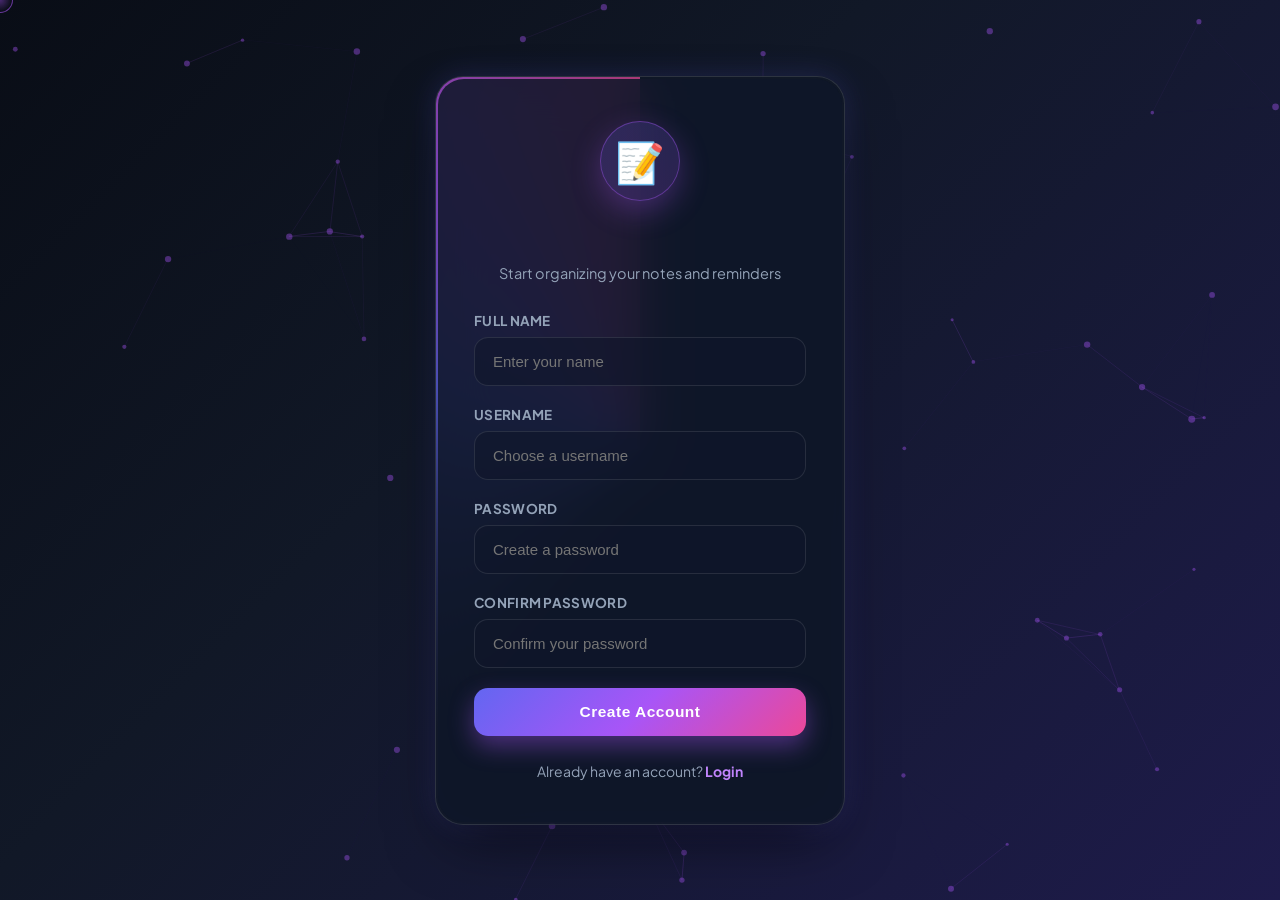
<file: index.html>
<!DOCTYPE html>
<html lang="en">
<head>
    <meta charset="UTF-8">
    <meta name="viewport" content="width=device-width, initial-scale=1.0">
    <title>Notes & Reminder App - Dashboard</title>
    <link rel="stylesheet" href="style.css">
    <link rel="preconnect" href="https://fonts.googleapis.com">
    <link rel="preconnect" href="https://fonts.gstatic.com" crossorigin>
    <link href="https://fonts.googleapis.com/css2?family=Plus+Jakarta+Sans:wght@400;500;600;700;800&display=swap" rel="stylesheet">
</head>

<body>
    <!-- Interactive Background Canvas -->
    <canvas id="bgCanvas"></canvas>
    
    <!-- Confetti Canvas -->
    <canvas id="confettiCanvas"></canvas>

    <!-- Glowing Custom Cursor -->
    <div class="cursor-follower" id="cursorFollower"></div>

    <!-- Header -->
    <header>
        <div class="logo">
            <span class="logo-icon">📝</span> Notes & Reminders
        </div>

        <div class="user-section">
            <span id="userGreeting">User</span>
            <button class="logout-btn magnetic-btn" onclick="logoutUser()">
                Logout
            </button>
        </div>
    </header>

    <!-- Main Container -->
    <main>
        <!-- Welcome Section -->
        <section class="welcome">
            <h1 class="animated-title" id="welcomeTitle">
                Welcome, <span id="dashboardUsername">User</span> 👋
            </h1>
            <p>
                Here's your personal productivity dashboard. <span id="currentDate" style="font-weight: 700; color: #c084fc; margin-left: 8px;"></span>
            </p>
        </section>

        <!-- Statistics Section with SVG Progress Meter -->
        <section class="stats">
            <div class="stat-card 3d-card">
                <div class="glare"></div>
                <span class="stat-icon">📝</span>
                <div>
                    <h3 id="totalNotes">0</h3>
                    <p>Total Notes</p>
                </div>
            </div>

            <div class="stat-card 3d-card">
                <div class="glare"></div>
                <span class="stat-icon">⏰</span>
                <div>
                    <h3 id="totalReminders">0</h3>
                    <p>Total Reminders</p>
                </div>
            </div>

            <div class="stat-card 3d-card progress-card">
                <div class="glare"></div>
                <div class="progress-ring-container">
                    <svg class="progress-ring" width="64" height="64">
                        <circle class="progress-ring-bg" stroke="rgba(255, 255, 255, 0.1)" stroke-width="6" fill="transparent" r="24" cx="32" cy="32"/>
                        <circle id="progressCircle" class="progress-ring-circle" stroke="#10b981" stroke-width="6" stroke-dasharray="150.79" stroke-dashoffset="150.79" fill="transparent" r="24" cx="32" cy="32"/>
                    </svg>
                    <span class="progress-percent-text" id="progressPercent">0%</span>
                </div>
                <div>
                    <h3 id="completedReminders">0</h3>
                    <p>Completed Tasks</p>
                </div>
            </div>
        </section>

        <!-- Notes Section -->
        <section class="section">
            <div class="section-header">
                <div>
                    <h2>My Notes</h2>
                    <p>Create and manage your personal notes with instant search.</p>
                </div>
                <button class="primary-btn magnetic-btn" onclick="openNoteForm()">
                    <span>+ Add Note</span>
                </button>
            </div>

            <!-- Search -->
            <input
                type="text"
                id="searchNotes"
                class="search-box"
                placeholder="🔍 Search your notes in real-time..."
                oninput="displayNotesFLIP()"
            >

            <!-- Notes Container -->
            <div id="notesContainer" class="cards-container"></div>
        </section>

        <!-- Reminder Section -->
        <section class="section">
            <div class="section-header">
                <div>
                    <h2>My Reminders</h2>
                    <p>Keep track of important tasks and events with real-time status tracking.</p>
                </div>
                <button class="primary-btn magnetic-btn" onclick="openReminderForm()">
                    <span>+ Add Reminder</span>
                </button>
            </div>

            <!-- Reminder Container -->
            <div id="remindersContainer" class="cards-container"></div>
        </section>
    </main>

    <!-- Note Modal -->
    <div id="noteModal" class="modal">
        <div class="modal-content 3d-card">
            <div class="glare"></div>
            <span class="close" onclick="closeNoteForm()">&times;</span>
            <h2 id="noteFormTitle">Add Note</h2>

            <input
                type="text"
                id="noteTitle"
                placeholder="Note title..."
            >

            <textarea
                id="noteContent"
                placeholder="Write your note here..."
                rows="6"
            ></textarea>

            <button class="primary-btn magnetic-btn" onclick="saveNote()">
                <span>Save Note</span>
            </button>
        </div>
    </div>

    <!-- Reminder Modal -->
    <div id="reminderModal" class="modal">
        <div class="modal-content 3d-card">
            <div class="glare"></div>
            <span class="close" onclick="closeReminderForm()">&times;</span>
            <h2>Add Reminder</h2>

            <input
                type="text"
                id="reminderTitle"
                placeholder="Reminder title..."
            >

            <textarea
                id="reminderDescription"
                placeholder="Description..."
                rows="4"
            ></textarea>

            <label>Date</label>
            <input type="date" id="reminderDate">

            <label>Time</label>
            <input type="time" id="reminderTime">

            <button class="primary-btn magnetic-btn" onclick="saveReminder()">
                <span>Save Reminder</span>
            </button>
        </div>
    </div>

    <footer>
        <p>Personal Notes & Reminder App © 2026 • Modern Edition</p>
    </footer>

    <script src="script.js"></script>
</body>
</html>
</file>
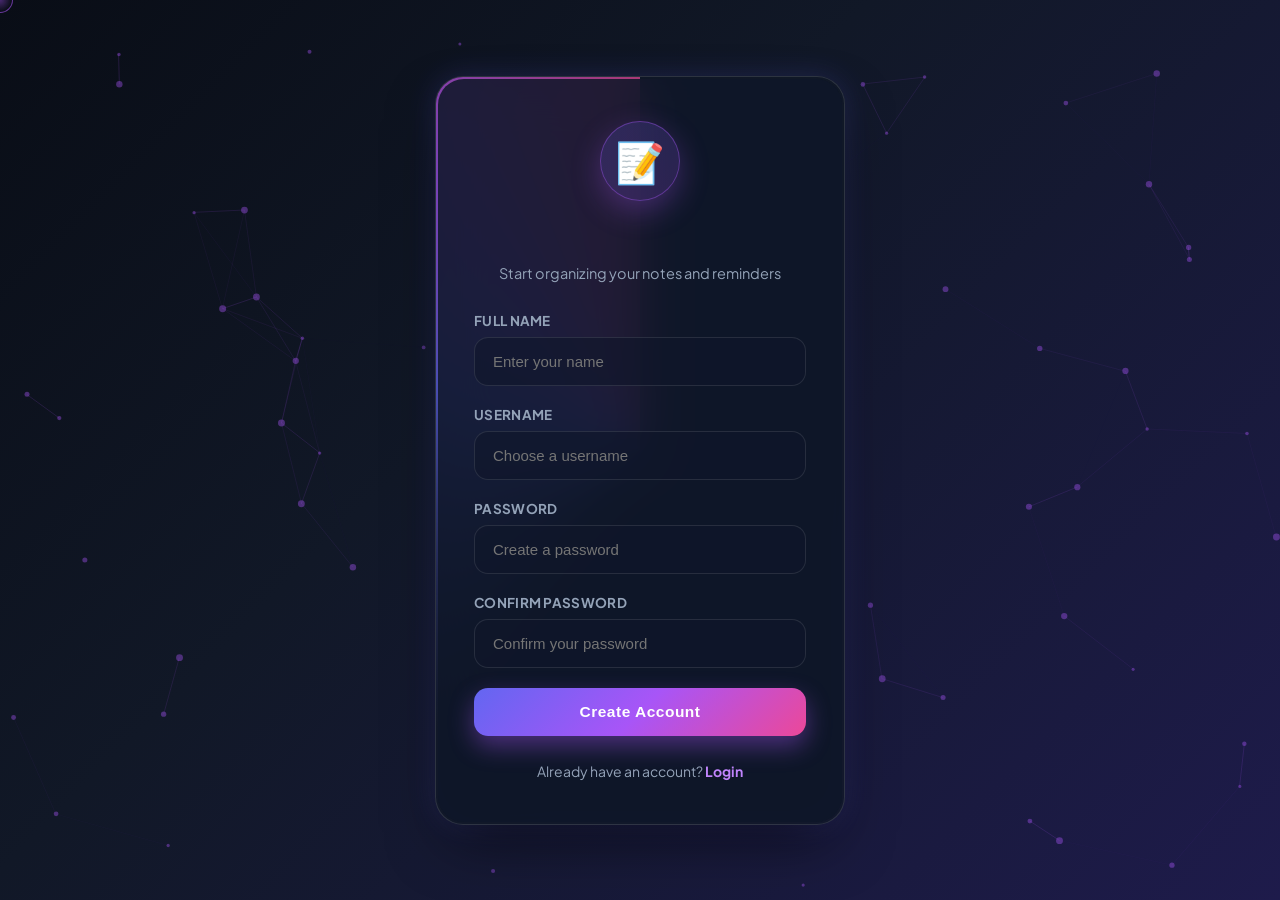
<file: login.html>
<!DOCTYPE html>
<html lang="en">
<head>
    <meta charset="UTF-8">
    <meta name="viewport" content="width=device-width, initial-scale=1.0">
    <title>Create Account - Notes & Reminders</title>
    <link rel="stylesheet" href="style.css">
    <link rel="preconnect" href="https://fonts.googleapis.com">
    <link rel="preconnect" href="https://fonts.gstatic.com" crossorigin>
    <link href="https://fonts.googleapis.com/css2?family=Plus+Jakarta+Sans:wght@400;500;600;700;800&display=swap" rel="stylesheet">
</head>

<body class="login-page">
    <!-- Interactive Background Canvas -->
    <canvas id="bgCanvas"></canvas>
    
    <!-- Glowing Custom Cursor -->
    <div class="cursor-follower" id="cursorFollower"></div>

    <div class="login-container">
        <div class="login-box 3d-card">
            <div class="glare"></div>

            <!-- Animated Logo -->
            <div class="login-logo">
                📝
            </div>

            <!-- Animated Letter Title -->
            <h1 class="animated-title" id="registerTitle">Create Account</h1>

            <p class="login-subtitle">
                Start organizing your notes and reminders
            </p>

            <form onsubmit="registerUser(event)">
                <label>Full Name</label>
                <input
                    type="text"
                    id="registerName"
                    placeholder="Enter your name"
                    required
                >

                <label>Username</label>
                <input
                    type="text"
                    id="registerUsername"
                    placeholder="Choose a username"
                    required
                >

                <label>Password</label>
                <input
                    type="password"
                    id="registerPassword"
                    placeholder="Create a password"
                    required
                >

                <label>Confirm Password</label>
                <input
                    type="password"
                    id="confirmPassword"
                    placeholder="Confirm your password"
                    required
                >

                <button
                    type="submit"
                    class="login-btn magnetic-btn"
                >
                    Create Account
                </button>
            </form>

            <p id="registerMessage" class="login-message"></p>

            <p class="register-text">
                Already have an account?
                <a href="login.html">Login</a>
            </p>
        </div>
    </div>

    <script src="script.js"></script>
</body>
</html>
</file>
<file: style.css>
/* =========================================
   LUXURY ELEGANT DESIGN SYSTEM & ANIMATIONS
========================================= */

* {
    margin: 0;
    padding: 0;
    box-sizing: border-box;
}

:root {
    --bg-dark: #0b0f19;
    --bg-gradient: linear-gradient(135deg, #090d16 0%, #111827 40%, #1e1b4b 100%);
    --accent-primary: #6366f1;
    --accent-secondary: #a855f7;
    --accent-gold: #fbbf24;
    --accent-gradient: linear-gradient(135deg, #6366f1, #a855f7, #ec4899);
    --glass-bg: rgba(17, 24, 39, 0.75);
    --glass-card: rgba(30, 41, 59, 0.7);
    --glass-border: rgba(255, 255, 255, 0.12);
    --glass-border-hover: rgba(168, 85, 247, 0.4);
    --text-main: #f8fafc;
    --text-muted: #94a3b8;
    --text-light: #64748b;
    --danger: #f43f5e;
    --danger-bg: rgba(244, 63, 94, 0.15);
    --success: #10b981;
    --success-bg: rgba(16, 185, 129, 0.15);
    --upcoming: #3b82f6;
    --upcoming-bg: rgba(59, 130, 246, 0.15);
    --shadow-luxury: 0 25px 60px -15px rgba(0, 0, 0, 0.6), 0 0 30px rgba(99, 102, 241, 0.2);
    --transition: all 0.35s cubic-bezier(0.25, 0.8, 0.25, 1);
}

body {
    font-family: 'Plus Jakarta Sans', 'Segoe UI', system-ui, -apple-system, sans-serif;
    background: var(--bg-dark);
    color: var(--text-main);
    overflow-x: hidden;
    position: relative;
    min-height: 100vh;
}

/* Custom Scrollbar */
::-webkit-scrollbar { width: 8px; }
::-webkit-scrollbar-track { background: #0b0f19; }
::-webkit-scrollbar-thumb { background: #334155; border-radius: 4px; }
::-webkit-scrollbar-thumb:hover { background: var(--accent-primary); }

/* Canvas Background & Confetti */
#bgCanvas {
    position: fixed;
    top: 0; left: 0;
    width: 100vw; height: 100vh;
    z-index: -1;
    pointer-events: none;
}

#confettiCanvas {
    position: fixed;
    top: 0; left: 0;
    width: 100vw; height: 100vh;
    z-index: 9999;
    pointer-events: none;
}

/* Glowing Cursor Follower */
.cursor-follower {
    position: fixed;
    width: 26px; height: 26px;
    background: radial-gradient(circle, rgba(168, 85, 247, 0.4) 0%, rgba(99, 102, 241, 0) 70%);
    border: 1.5px solid rgba(168, 85, 247, 0.6);
    border-radius: 50%;
    pointer-events: none;
    z-index: 9998;
    transform: translate(-50%, -50%);
    transition: width 0.25s ease, height 0.25s ease, border-color 0.25s ease;
}

.cursor-follower.hovering {
    width: 48px; height: 48px;
    background: radial-gradient(circle, rgba(236, 72, 153, 0.25) 0%, rgba(99, 102, 241, 0) 70%);
    border-color: rgba(236, 72, 153, 0.9);
}

@media (hover: none) and (pointer: coarse) {
    .cursor-follower { display: none; }
}

/* 3D Card Engine */
.3d-card, .card, .stat-card, .login-box {
    perspective: 1000px;
    transform-style: preserve-3d;
    position: relative;
    will-change: transform;
}

.glare {
    position: absolute;
    top: 0; left: 0; right: 0; bottom: 0;
    border-radius: inherit;
    pointer-events: none;
    opacity: 0;
    z-index: 10;
    transition: opacity 0.25s ease;
    mix-blend-mode: overlay;
}

/* =========================================
   KEYFRAME ANIMATIONS
========================================= */

@keyframes fadeInUp {
    from {
        opacity: 0;
        transform: translateY(35px) scale(0.96);
    }
    to {
        opacity: 1;
        transform: translateY(0) scale(1);
    }
}

@keyframes fadeIn {
    from { opacity: 0; }
    to { opacity: 1; }
}

@keyframes letterDrop {
    0% {
        opacity: 0;
        transform: translateY(-30px) rotateX(90deg) scale(0.3);
        filter: blur(12px);
    }
    60% {
        transform: translateY(4px) rotateX(-10deg) scale(1.08);
    }
    100% {
        opacity: 1;
        transform: translateY(0) rotateX(0deg) scale(1);
        filter: blur(0);
    }
}

@keyframes borderRotate {
    0% { transform: rotate(0deg); }
    100% { transform: rotate(360deg); }
}

@keyframes pulseGlow {
    0%, 100% { box-shadow: 0 0 0 0 rgba(244, 63, 94, 0.4); }
    50% { box-shadow: 0 0 0 12px rgba(244, 63, 94, 0); }
}

@keyframes floatBox {
    0%, 100% { transform: translateY(0) rotate(0deg); }
    50% { transform: translateY(-8px) rotate(0.5deg); }
}

@keyframes cardPopIn {
    0% {
        opacity: 0;
        transform: perspective(1000px) scale3d(0.85, 0.85, 0.85) translateY(25px);
    }
    70% {
        transform: perspective(1000px) scale3d(1.02, 1.02, 1.02) translateY(-4px);
    }
    100% {
        opacity: 1;
        transform: perspective(1000px) scale3d(1, 1, 1) translateY(0);
    }
}

@keyframes cardDelete {
    0% {
        opacity: 1;
        transform: scale(1) rotate(0deg);
        max-height: 280px;
    }
    50% {
        opacity: 0.3;
        transform: scale(0.85) rotate(-6deg) translateY(-20px);
    }
    100% {
        opacity: 0;
        transform: scale(0.5) rotate(12deg) translateY(40px);
        max-height: 0;
        padding: 0; margin: 0;
    }
}

@keyframes modalSlideDown {
    0% {
        opacity: 0;
        transform: perspective(1000px) translateY(-60px) rotateX(20deg) scale(0.88);
    }
    100% {
        opacity: 1;
        transform: perspective(1000px) translateY(0) rotateX(0deg) scale(1);
    }
}

@keyframes modalSlideUp {
    0% { opacity: 1; transform: perspective(1000px) translateY(0) rotateX(0deg) scale(1); }
    100% { opacity: 0; transform: perspective(1000px) translateY(-50px) rotateX(-15deg) scale(0.88); }
}

/* =========================================
   ELEGANT LOGIN & REGISTER PAGE
========================================= */

.login-page {
    min-height: 100vh;
    display: flex;
    justify-content: center;
    align-items: center;
    position: relative;
    overflow: hidden;
    background: var(--bg-gradient);
}

.login-container {
    width: 100%;
    max-width: 450px;
    padding: 20px;
    position: relative;
    z-index: 1;
    animation: fadeInUp 0.8s cubic-bezier(0.2, 0.8, 0.2, 1) both;
}

/* ANIMATED LOGIN BOX */
.login-box {
    background: var(--glass-bg);
    backdrop-filter: blur(24px);
    -webkit-backdrop-filter: blur(24px);
    padding: 44px 38px;
    border-radius: 28px;
    box-shadow: var(--shadow-luxury);
    text-align: center;
    border: 1px solid var(--glass-border);
    position: relative;
    overflow: hidden;
    animation: floatBox 6s ease-in-out infinite;
    transition: border-color 0.4s ease, box-shadow 0.4s ease;
}

/* Animated Gradient Border Beam */
.login-box::before {
    content: "";
    position: absolute;
    top: -50%; left: -50%;
    width: 200%; height: 200%;
    background: conic-gradient(from 0deg, transparent 0%, transparent 60%, #6366f1 80%, #a855f7 90%, #ec4899 100%);
    animation: borderRotate 8s linear infinite;
    z-index: -2;
    opacity: 0.7;
}

.login-box::after {
    content: "";
    position: absolute;
    inset: 2px;
    background: rgba(15, 23, 42, 0.88);
    backdrop-filter: blur(24px);
    border-radius: 26px;
    z-index: -1;
}

.login-box:hover {
    border-color: var(--glass-border-hover);
    box-shadow: 0 30px 70px -15px rgba(168, 85, 247, 0.35);
}

/* ANIMATED LOGO */
.login-logo {
    width: 80px; height: 80px;
    margin: 0 auto 20px;
    background: linear-gradient(135deg, rgba(99, 102, 241, 0.2), rgba(168, 85, 247, 0.2));
    border: 1px solid rgba(168, 85, 247, 0.4);
    border-radius: 50%;
    display: flex;
    align-items: center;
    justify-content: center;
    font-size: 40px;
    box-shadow: 0 10px 30px rgba(168, 85, 247, 0.3);
    transition: transform 0.4s cubic-bezier(0.34, 1.56, 0.64, 1);
}

.login-logo:hover {
    transform: scale(1.15) rotate(10deg);
}

/* ANIMATED HEADING & LETTERS */
.animated-title {
    font-size: 28px;
    font-weight: 800;
    margin-bottom: 8px;
    background: linear-gradient(135deg, #ffffff, #c084fc, #818cf8);
    -webkit-background-clip: text;
    -webkit-text-fill-color: transparent;
    display: inline-block;
    letter-spacing: -0.5px;
}

.animated-title .letter {
    display: inline-block;
    opacity: 0;
    transform: translateY(-25px) rotateX(90deg) scale(0.3);
    animation: letterDrop 0.6s cubic-bezier(0.34, 1.56, 0.64, 1) forwards;
}

.login-subtitle {
    color: var(--text-muted);
    font-size: 14.5px;
    margin-bottom: 30px;
}

/* FORM & INPUTS */
.login-box form { text-align: left; }

.login-box label {
    display: block;
    margin-bottom: 8px;
    font-size: 13.5px;
    font-weight: 700;
    color: var(--text-muted);
    letter-spacing: 0.3px;
    text-transform: uppercase;
}

.login-box input {
    width: 100%;
    padding: 15px 18px;
    margin-bottom: 20px;
    border: 1.5px solid rgba(255, 255, 255, 0.1);
    border-radius: 14px;
    font-size: 15px;
    outline: none;
    background: rgba(15, 23, 42, 0.6);
    color: var(--text-main);
    transition: var(--transition);
}

.login-box input:focus {
    border-color: var(--accent-secondary);
    background: rgba(30, 41, 59, 0.8);
    box-shadow: 0 0 0 4px rgba(168, 85, 247, 0.2);
    transform: translateY(-2px);
}

/* BUTTONS */
.magnetic-btn {
    position: relative;
    transition: transform 0.15s ease-out, box-shadow 0.3s ease, background 0.3s ease;
    will-change: transform;
}

.login-btn {
    width: 100%;
    padding: 15px;
    border: none;
    border-radius: 14px;
    background: var(--accent-gradient);
    color: white;
    font-size: 15.5px;
    font-weight: 800;
    cursor: pointer;
    box-shadow: 0 10px 25px rgba(168, 85, 247, 0.4);
    letter-spacing: 0.5px;
}

.login-btn:hover {
    box-shadow: 0 14px 35px rgba(236, 72, 153, 0.5);
}

.login-message {
    margin-top: 16px;
    font-size: 14px;
    font-weight: 700;
    color: var(--danger);
    line-height: 1.5;
}

.register-text {
    text-align: center;
    margin-top: 26px;
    color: var(--text-muted);
    font-size: 14px;
}

.register-text a {
    color: #c084fc;
    font-weight: 700;
    text-decoration: none;
    position: relative;
}

.register-text a::after {
    content: "";
    position: absolute;
    bottom: -2px; left: 0;
    width: 0; height: 2px;
    background: var(--accent-secondary);
    transition: width 0.3s ease;
}

.register-text a:hover::after { width: 100%; }

/* =========================================
   HEADER & DASHBOARD
========================================= */

header {
    background: rgba(15, 23, 42, 0.85);
    backdrop-filter: blur(20px);
    -webkit-backdrop-filter: blur(20px);
    color: white;
    padding: 18px 8%;
    display: flex;
    justify-content: space-between;
    align-items: center;
    border-bottom: 1px solid var(--glass-border);
    box-shadow: 0 10px 30px rgba(0, 0, 0, 0.4);
    position: sticky;
    top: 0;
    z-index: 100;
}

.logo {
    font-size: 22px;
    font-weight: 800;
    display: flex;
    align-items: center;
    gap: 10px;
    background: linear-gradient(135deg, #ffffff, #c084fc);
    -webkit-background-clip: text;
    -webkit-text-fill-color: transparent;
}

.logo-icon {
    font-size: 24px;
    display: inline-block;
    transition: transform 0.3s ease;
    -webkit-text-fill-color: initial;
}

.logo:hover .logo-icon { transform: rotate(15deg) scale(1.15); }

.user-section { display: flex; align-items: center; gap: 16px; }

#userGreeting {
    font-size: 14px;
    font-weight: 700;
    background: rgba(255, 255, 255, 0.08);
    padding: 7px 18px;
    border-radius: 20px;
    border: 1px solid var(--glass-border);
    color: #e2e8f0;
}

.logout-btn {
    border: 1.5px solid rgba(255, 255, 255, 0.2);
    background: rgba(255, 255, 255, 0.05);
    color: white;
    padding: 8px 18px;
    border-radius: 12px;
    font-weight: 700;
    font-size: 13.5px;
    cursor: pointer;
    transition: var(--transition);
}

.logout-btn:hover {
    background: var(--accent-gradient);
    border-color: transparent;
    box-shadow: 0 6px 20px rgba(168, 85, 247, 0.4);
}

/* MAIN LAYOUT */
main {
    width: 86%;
    max-width: 1200px;
    margin: auto;
    padding-bottom: 60px;
    position: relative;
    z-index: 1;
}

.welcome {
    padding: 40px 0 28px;
    animation: fadeInUp 0.6s cubic-bezier(0.2, 0.8, 0.2, 1) both;
}

.welcome h1 {
    font-size: 34px;
    font-weight: 800;
    color: var(--text-main);
    margin-bottom: 6px;
    letter-spacing: -0.5px;
}

.welcome p {
    color: var(--text-muted);
    font-size: 16px;
}

/* STATS */
.stats {
    display: grid;
    grid-template-columns: repeat(3, 1fr);
    gap: 24px;
    margin-bottom: 40px;
}

.stat-card {
    background: var(--glass-card);
    backdrop-filter: blur(20px);
    -webkit-backdrop-filter: blur(20px);
    padding: 26px;
    border-radius: 24px;
    display: flex;
    align-items: center;
    gap: 20px;
    box-shadow: 0 15px 35px -10px rgba(0, 0, 0, 0.4);
    border: 1px solid var(--glass-border);
    transition: border-color 0.3s ease, box-shadow 0.3s ease;
}

.stats .stat-card:nth-child(1) { animation: fadeInUp 0.6s ease 0.1s both; }
.stats .stat-card:nth-child(2) { animation: fadeInUp 0.6s ease 0.2s both; }
.stats .stat-card:nth-child(3) { animation: fadeInUp 0.6s ease 0.3s both; }

.stat-card:hover {
    border-color: var(--glass-border-hover);
    box-shadow: 0 20px 45px -10px rgba(99, 102, 241, 0.3);
}

.stat-icon {
    font-size: 32px;
    background: rgba(255, 255, 255, 0.06);
    border: 1px solid var(--glass-border);
    width: 64px; height: 64px;
    border-radius: 18px;
    display: flex;
    align-items: center;
    justify-content: center;
    flex-shrink: 0;
    transition: transform 0.3s ease;
}

.stat-card:hover .stat-icon {
    transform: scale(1.12) rotate(6deg);
    background: rgba(168, 85, 247, 0.2);
}

.stat-card h3 {
    font-size: 30px;
    font-weight: 800;
    color: var(--text-main);
    line-height: 1.2;
}

.stat-card p {
    color: var(--text-muted);
    font-size: 14px;
    font-weight: 600;
}

/* SVG PROGRESS RINGS */
.progress-ring-container {
    position: relative;
    width: 64px; height: 64px;
    display: flex;
    align-items: center;
    justify-content: center;
    flex-shrink: 0;
}

.progress-ring-circle {
    transition: stroke-dashoffset 0.8s cubic-bezier(0.34, 1.56, 0.64, 1);
    transform: rotate(-90deg);
    transform-origin: 50% 50%;
}

.progress-percent-text {
    position: absolute;
    font-size: 12px;
    font-weight: 800;
    color: #10b981;
}

/* SECTIONS */
.section {
    background: var(--glass-card);
    backdrop-filter: blur(20px);
    -webkit-backdrop-filter: blur(20px);
    padding: 34px;
    margin-bottom: 38px;
    border-radius: 26px;
    box-shadow: 0 15px 35px -10px rgba(0, 0, 0, 0.4);
    border: 1px solid var(--glass-border);
    animation: fadeInUp 0.6s ease 0.4s both;
}

.section-header {
    display: flex;
    justify-content: space-between;
    align-items: center;
    margin-bottom: 26px;
}

.section-header h2 {
    font-size: 24px;
    font-weight: 800;
    color: var(--text-main);
    margin-bottom: 4px;
}

.section-header p {
    color: var(--text-muted);
    font-size: 14.5px;
}

.primary-btn {
    background: var(--accent-gradient);
    color: white;
    border: none;
    padding: 13px 26px;
    border-radius: 14px;
    cursor: pointer;
    font-size: 14.5px;
    font-weight: 800;
    box-shadow: 0 8px 24px rgba(168, 85, 247, 0.35);
    display: inline-flex;
    align-items: center;
    gap: 8px;
}

.primary-btn:hover {
    box-shadow: 0 12px 32px rgba(236, 72, 153, 0.45);
}

.search-box {
    width: 100%;
    padding: 15px 22px;
    border: 1.5px solid rgba(255, 255, 255, 0.1);
    border-radius: 16px;
    margin-bottom: 28px;
    font-size: 15px;
    background: rgba(15, 23, 42, 0.6);
    color: var(--text-main);
    transition: var(--transition);
}

.search-box:focus {
    outline: none;
    border-color: var(--accent-secondary);
    background: rgba(30, 41, 59, 0.8);
    box-shadow: 0 0 0 4px rgba(168, 85, 247, 0.2);
    transform: translateY(-2px);
}

/* CARDS GRID */
.cards-container {
    display: grid;
    grid-template-columns: repeat(auto-fill, minmax(280px, 1fr));
    gap: 24px;
    position: relative;
}

.card {
    border: 1px solid var(--glass-border);
    border-radius: 20px;
    padding: 26px;
    background: rgba(15, 23, 42, 0.7);
    box-shadow: 0 10px 25px rgba(0, 0, 0, 0.3);
    display: flex;
    flex-direction: column;
    justify-content: space-between;
    animation: cardPopIn 0.45s cubic-bezier(0.34, 1.56, 0.64, 1) both;
    transition: border-color 0.3s ease, box-shadow 0.3s ease;
}

.card:hover {
    border-color: var(--glass-border-hover);
    box-shadow: 0 20px 45px rgba(168, 85, 247, 0.25);
}

.card.card-deleting {
    animation: cardDelete 0.35s ease forwards !important;
}

.card h3 {
    font-size: 19px;
    font-weight: 800;
    color: var(--text-main);
    margin-bottom: 12px;
    line-height: 1.3;
}

.card p {
    color: #cbd5e1;
    line-height: 1.6;
    margin-bottom: 20px;
    font-size: 14.5px;
    white-space: pre-wrap;
    flex-grow: 1;
}

.card-date {
    font-size: 12.5px;
    color: var(--text-muted);
    margin-bottom: 18px;
    font-weight: 600;
}

.card-buttons { display: flex; gap: 10px; }

.card-buttons button {
    border: none;
    padding: 9px 16px;
    border-radius: 10px;
    font-size: 13px;
    font-weight: 700;
    cursor: pointer;
    transition: var(--transition);
}

.edit-btn {
    background: rgba(255, 255, 255, 0.08);
    color: #e2e8f0;
    border: 1px solid var(--glass-border);
}

.edit-btn:hover {
    background: rgba(255, 255, 255, 0.18);
    transform: translateY(-2px);
}

.delete-btn {
    background: var(--danger-bg);
    color: #fda4af;
}

.delete-btn:hover {
    background: rgba(244, 63, 94, 0.3);
    transform: translateY(-2px);
}

.complete-btn {
    background: var(--success-bg);
    color: #6ee7b7;
}

.complete-btn:hover {
    background: rgba(16, 185, 129, 0.3);
    transform: translateY(-2px);
}

.status {
    display: inline-block;
    padding: 5px 14px;
    border-radius: 20px;
    font-size: 11.5px;
    font-weight: 800;
    margin-bottom: 14px;
    letter-spacing: 0.5px;
    text-transform: uppercase;
}

.upcoming { background: var(--upcoming-bg); color: #93c5fd; }
.completed { background: var(--success-bg); color: #6ee7b7; }
.overdue { background: var(--danger-bg); color: #fda4af; animation: pulseGlow 2s infinite; }

/* MODALS */
.modal {
    display: none;
    position: fixed;
    z-index: 1000;
    left: 0; top: 0;
    width: 100%; height: 100%;
    background: rgba(3, 7, 18, 0.75);
    backdrop-filter: blur(14px);
    -webkit-backdrop-filter: blur(14px);
    justify-content: center;
    align-items: center;
    padding: 20px;
    opacity: 0;
    transition: opacity 0.3s ease;
}

.modal.show { display: flex; opacity: 1; }
.modal.show .modal-content { animation: modalSlideDown 0.4s cubic-bezier(0.34, 1.56, 0.64, 1) forwards; }
.modal.hiding { opacity: 0; }
.modal.hiding .modal-content { animation: modalSlideUp 0.25s ease forwards; }

.modal-content {
    background: rgba(15, 23, 42, 0.92);
    backdrop-filter: blur(24px);
    width: 100%;
    max-width: 530px;
    padding: 38px;
    border-radius: 28px;
    position: relative;
    box-shadow: var(--shadow-luxury);
    border: 1px solid var(--glass-border);
}

.modal-content h2 {
    font-size: 24px;
    font-weight: 800;
    color: var(--text-main);
    margin-bottom: 24px;
}

.modal-content input, .modal-content textarea {
    width: 100%;
    padding: 15px 18px;
    margin-bottom: 20px;
    border: 1.5px solid rgba(255, 255, 255, 0.1);
    border-radius: 14px;
    font-family: inherit;
    font-size: 14.5px;
    outline: none;
    background: rgba(30, 41, 59, 0.7);
    color: var(--text-main);
    transition: var(--transition);
}

.modal-content input:focus, .modal-content textarea:focus {
    border-color: var(--accent-secondary);
    box-shadow: 0 0 0 4px rgba(168, 85, 247, 0.2);
}

.close {
    position: absolute;
    right: 24px; top: 22px;
    font-size: 26px;
    cursor: pointer;
    color: var(--text-muted);
    width: 38px; height: 38px;
    border-radius: 50%;
    display: flex;
    align-items: center;
    justify-content: center;
    transition: var(--transition);
}

.close:hover {
    background: rgba(255, 255, 255, 0.1);
    color: var(--text-main);
    transform: rotate(90deg);
}

/* TOASTS */
.toast-container {
    position: fixed;
    bottom: 28px; right: 28px;
    z-index: 2000;
    display: flex;
    flex-direction: column;
    gap: 12px;
    pointer-events: none;
}

.toast {
    pointer-events: auto;
    min-width: 270px;
    padding: 15px 22px;
    background: rgba(30, 41, 59, 0.95);
    backdrop-filter: blur(16px);
    color: white;
    font-weight: 700;
    font-size: 14.5px;
    border-radius: 16px;
    border: 1px solid var(--glass-border);
    box-shadow: 0 15px 40px rgba(0, 0, 0, 0.5);
    display: flex;
    align-items: center;
    gap: 12px;
    animation: fadeInUp 0.35s cubic-bezier(0.34, 1.56, 0.64, 1) forwards;
}

.toast.toast-success { border-color: rgba(16, 185, 129, 0.5); }
.toast.toast-danger { border-color: rgba(244, 63, 94, 0.5); }

footer {
    text-align: center;
    padding: 35px;
    color: var(--text-muted);
    font-size: 14px;
    font-weight: 600;
}

@media (max-width: 700px) {
    main { width: 92%; }
    .stats { grid-template-columns: 1fr; }
    .section-header { flex-direction: column; align-items: flex-start; gap: 16px; }
    .cards-container { grid-template-columns: 1fr; }
}
</file>
